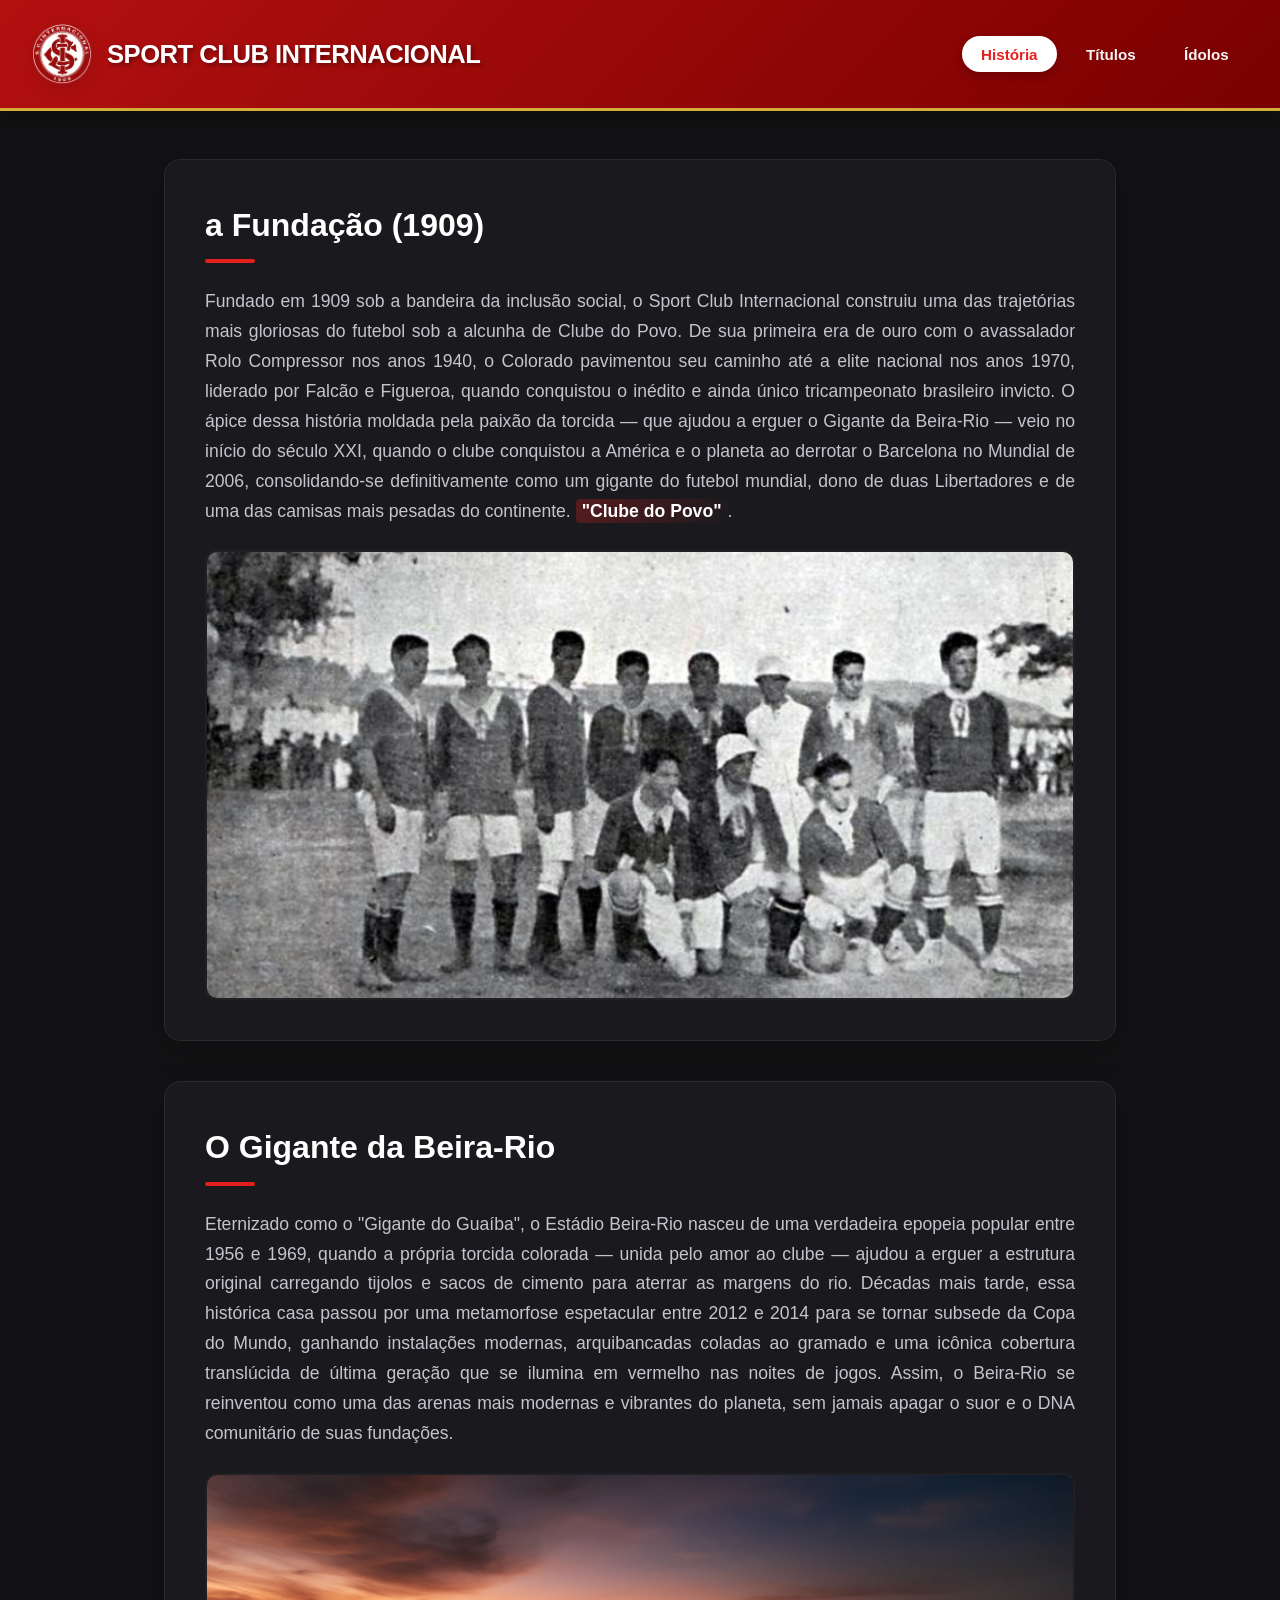
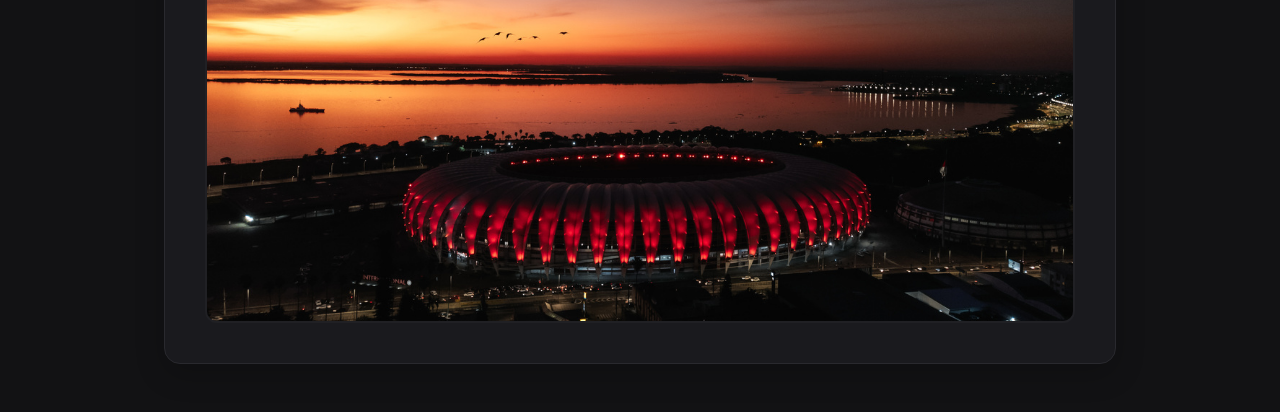
<file: Projeto-SESI-main/index.html>
<!DOCTYPE html>
<html lang="pt-BR">
<head>
    <meta charset="UTF-8">
    <meta name="viewport" content="width=device-width, initial-scale=1.0">
    <title>Sport Club Internacional - História</title>
    <link rel="stylesheet" href="inter.css">
</head>
<body>

<header>
  <div class="logo-container">
    <img src="eescudo outro.png" alt="Escudo do Internacional" class="logo">
 <h1>Sport Club Internacional</h1>
</div>
<nav>
     <ul>
        <li><a href="index.html" class="active">História</a></li>
        <li><a href="titulos.html">Títulos</a></li>
        <li><a href="idolos.html">Ídolos</a></li>
    </ul>
    </nav>
    </header>

<main>
    <section>
        <h2>a Fundação (1909)</h2>
        <p>Fundado em 1909 sob a bandeira da inclusão social, o Sport Club Internacional construiu uma das trajetórias mais gloriosas do futebol sob a alcunha de Clube do Povo. De sua primeira era de ouro com o avassalador Rolo Compressor nos anos 1940, o Colorado pavimentou seu caminho até a elite nacional nos anos 1970, liderado por Falcão e Figueroa, quando conquistou o inédito e ainda único tricampeonato brasileiro invicto. O ápice dessa história moldada pela paixão da torcida — que ajudou a erguer o Gigante da Beira-Rio — veio no início do século XXI, quando o clube conquistou a América e o planeta ao derrotar o Barcelona no Mundial de 2006, consolidando-se definitivamente como um gigante do futebol mundial, dono de duas Libertadores e de uma das camisas mais pesadas do continente. <strong>"Clube do Povo"</strong>.</p>
        <img src="Sport_Club_Internacional_em_1919-768x559.jpg" alt="Inico de Tudo" class="img-Historia">
    </section>

     <section>
        <h2>O Gigante da Beira-Rio</h2>
        <p> Eternizado como o "Gigante do Guaíba", o Estádio Beira-Rio nasceu de uma verdadeira epopeia popular entre 1956 e 1969, quando a própria torcida colorada — unida pelo amor ao clube — ajudou a erguer a estrutura original carregando tijolos e sacos de cimento para aterrar as margens do rio. Décadas mais tarde, essa histórica casa passou por uma metamorfose espetacular entre 2012 e 2014 para se tornar subsede da Copa do Mundo, ganhando instalações modernas, arquibancadas coladas ao gramado e uma icônica cobertura translúcida de última geração que se ilumina em vermelho nas noites de jogos. Assim, o Beira-Rio se reinventou como uma das arenas mais modernas e vibrantes do planeta, sem jamais apagar o suor e o DNA comunitário de suas fundações.</p>
    <img src="beira_rio_-_jun_2023-1.jpg" alt="Estádio Beira-Rio Iluminado" class="img-estadio">
        </section>
    </main>

</body>
</html>
</file>
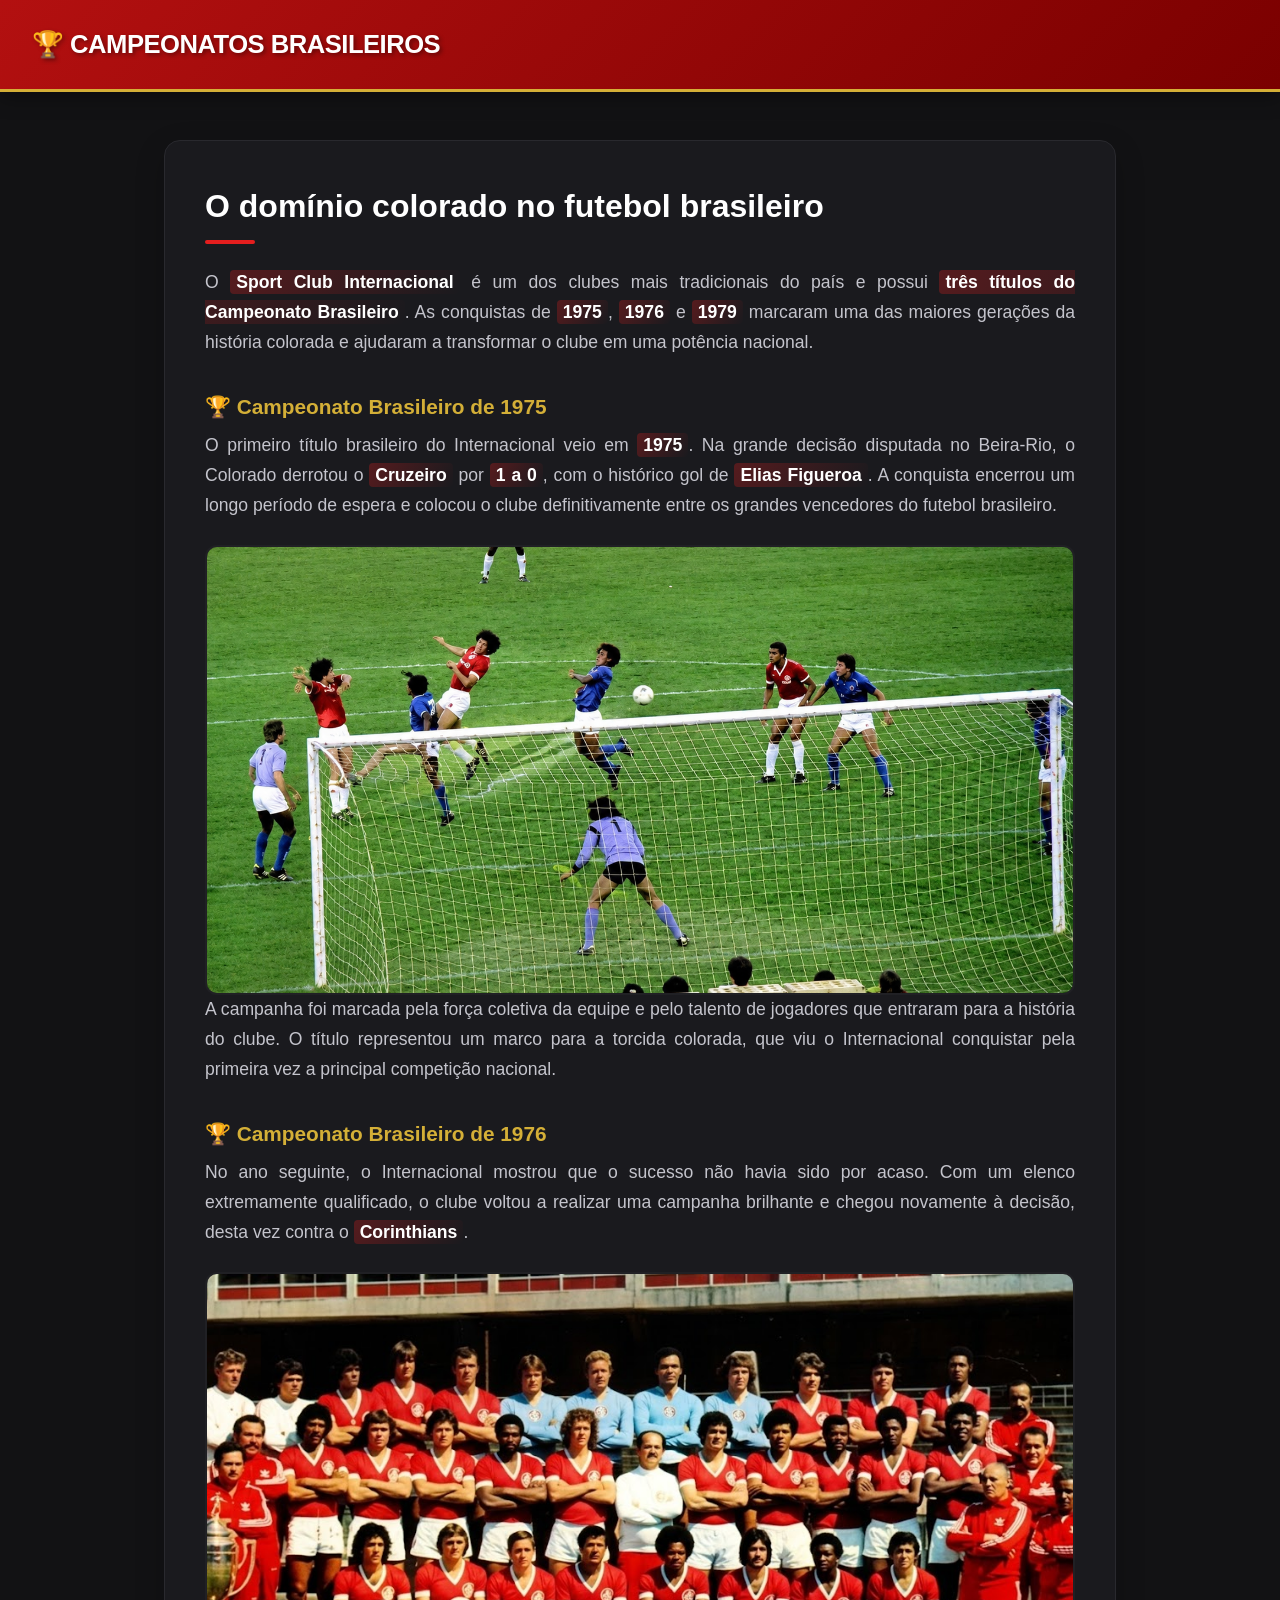
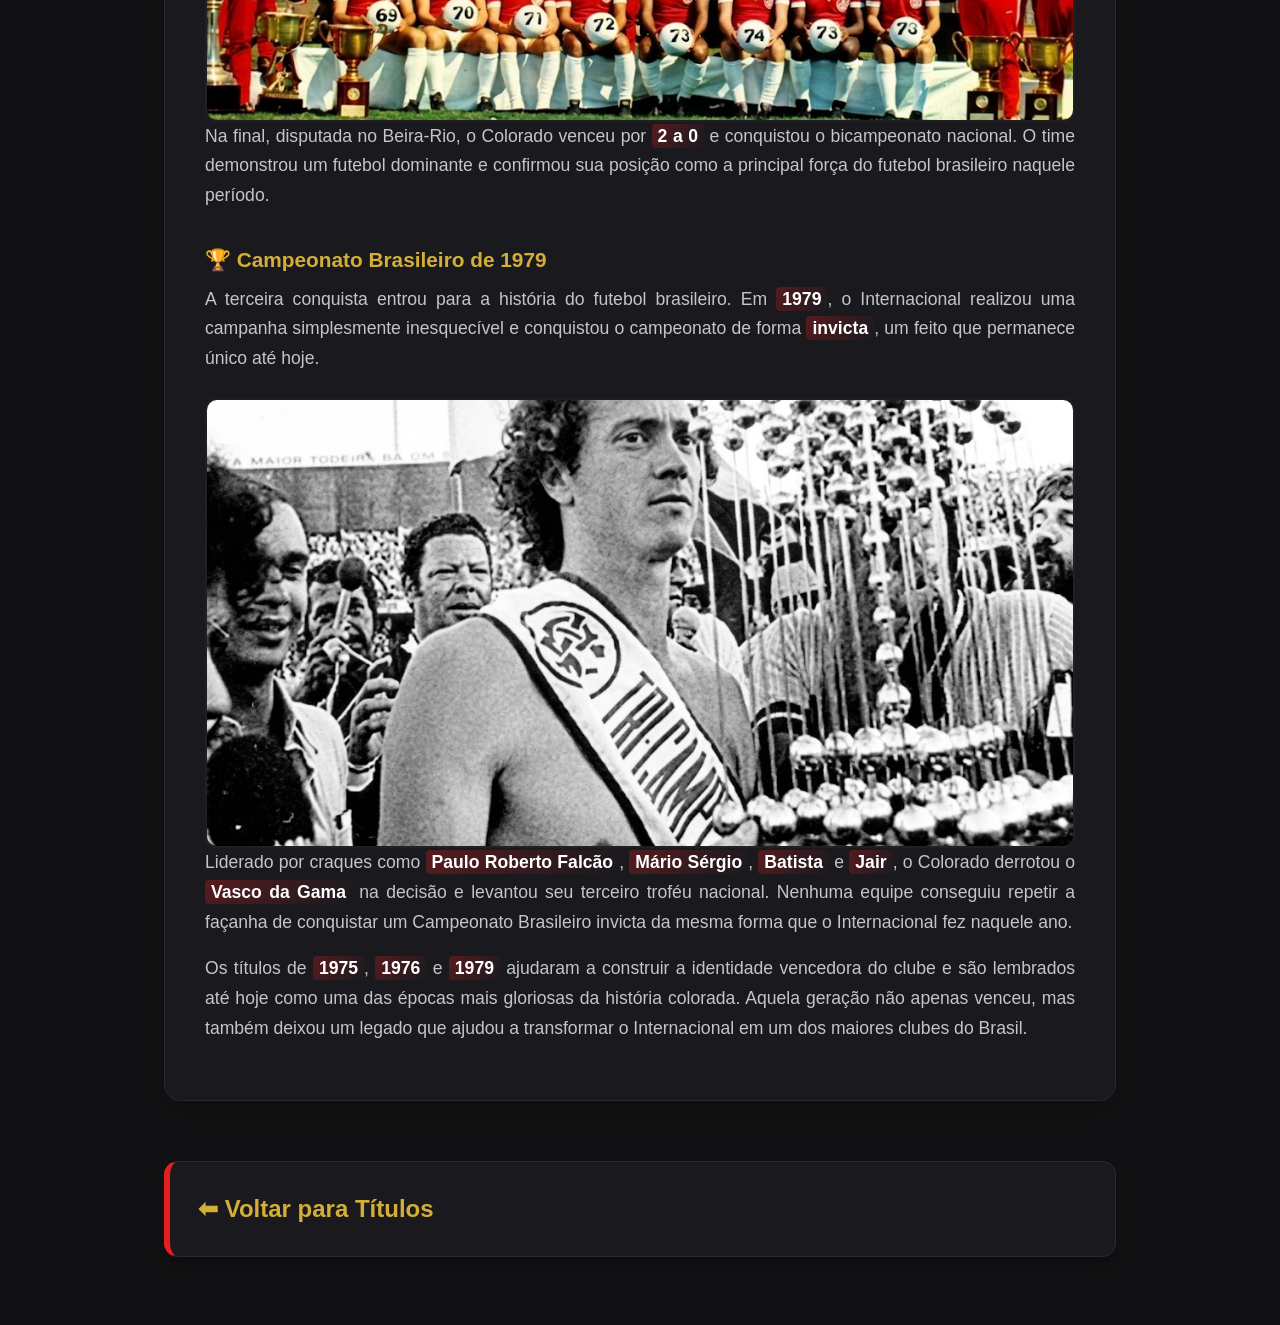
<file: Projeto-SESI-main/brasileiros.html>
<!DOCTYPE html>
<html lang="pt-BR">
<head>
<meta charset="UTF-8">
<title>Campeonatos Brasileiros</title>
<link rel="stylesheet" href="inter.css">
</head>
<body>

<header>
<h1>🏆 Campeonatos Brasileiros</h1>
</header>

<main>

<div class="texto-titulo">

<h2>O domínio colorado no futebol brasileiro</h2>

<p>
O <strong>Sport Club Internacional</strong> é um dos clubes mais tradicionais do país e possui <strong>três títulos do Campeonato Brasileiro</strong>. As conquistas de <strong>1975</strong>, <strong>1976</strong> e <strong>1979</strong> marcaram uma das maiores gerações da história colorada e ajudaram a transformar o clube em uma potência nacional.
</p>

<h3>🏆 Campeonato Brasileiro de 1975</h3>

<p>
O primeiro título brasileiro do Internacional veio em <strong>1975</strong>. Na grande decisão disputada no Beira-Rio, o Colorado derrotou o <strong>Cruzeiro</strong> por <strong>1 a 0</strong>, com o histórico gol de <strong>Elias Figueroa</strong>. A conquista encerrou um longo período de espera e colocou o clube definitivamente entre os grandes vencedores do futebol brasileiro.
</p>

<img src="f42fe04e-c09a-49e4-a79d-afd7967a2830.png" alt="Internacional Campeão Brasileiro de 1975" class="img-Mundial">

<p>
A campanha foi marcada pela força coletiva da equipe e pelo talento de jogadores que entraram para a história do clube. O título representou um marco para a torcida colorada, que viu o Internacional conquistar pela primeira vez a principal competição nacional.
</p>

<h3>🏆 Campeonato Brasileiro de 1976</h3>

<p>
No ano seguinte, o Internacional mostrou que o sucesso não havia sido por acaso. Com um elenco extremamente qualificado, o clube voltou a realizar uma campanha brilhante e chegou novamente à decisão, desta vez contra o <strong>Corinthians</strong>.
</p>

<img src="f2041f94-f161-48ac-befc-77591a567110.jfif" alt="Internacional Campeão Brasileiro de 1976" class="img-Mundial">

<p>
Na final, disputada no Beira-Rio, o Colorado venceu por <strong>2 a 0</strong> e conquistou o bicampeonato nacional. O time demonstrou um futebol dominante e confirmou sua posição como a principal força do futebol brasileiro naquele período.
</p>

<h3>🏆 Campeonato Brasileiro de 1979</h3>

<p>
A terceira conquista entrou para a história do futebol brasileiro. Em <strong>1979</strong>, o Internacional realizou uma campanha simplesmente inesquecível e conquistou o campeonato de forma <strong>invicta</strong>, um feito que permanece único até hoje.
</p>

<img src="040b10a9-6479-46c4-9ce9-11dfa39e3fbe.jpg" alt="Internacional Campeão Brasileiro de 1979" class="img-Mundial">

<p>
Liderado por craques como <strong>Paulo Roberto Falcão</strong>, <strong>Mário Sérgio</strong>, <strong>Batista</strong> e <strong>Jair</strong>, o Colorado derrotou o <strong>Vasco da Gama</strong> na decisão e levantou seu terceiro troféu nacional. Nenhuma equipe conseguiu repetir a façanha de conquistar um Campeonato Brasileiro invicta da mesma forma que o Internacional fez naquele ano.
</p>

<p>
Os títulos de <strong>1975</strong>, <strong>1976</strong> e <strong>1979</strong> ajudaram a construir a identidade vencedora do clube e são lembrados até hoje como uma das épocas mais gloriosas da história colorada. Aquela geração não apenas venceu, mas também deixou um legado que ajudou a transformar o Internacional em um dos maiores clubes do Brasil.
</p>

</div>

<a href="titulos.html" class="titulo-item">
⬅ Voltar para Títulos
</a>

</main>

</body>
</html>
</file>
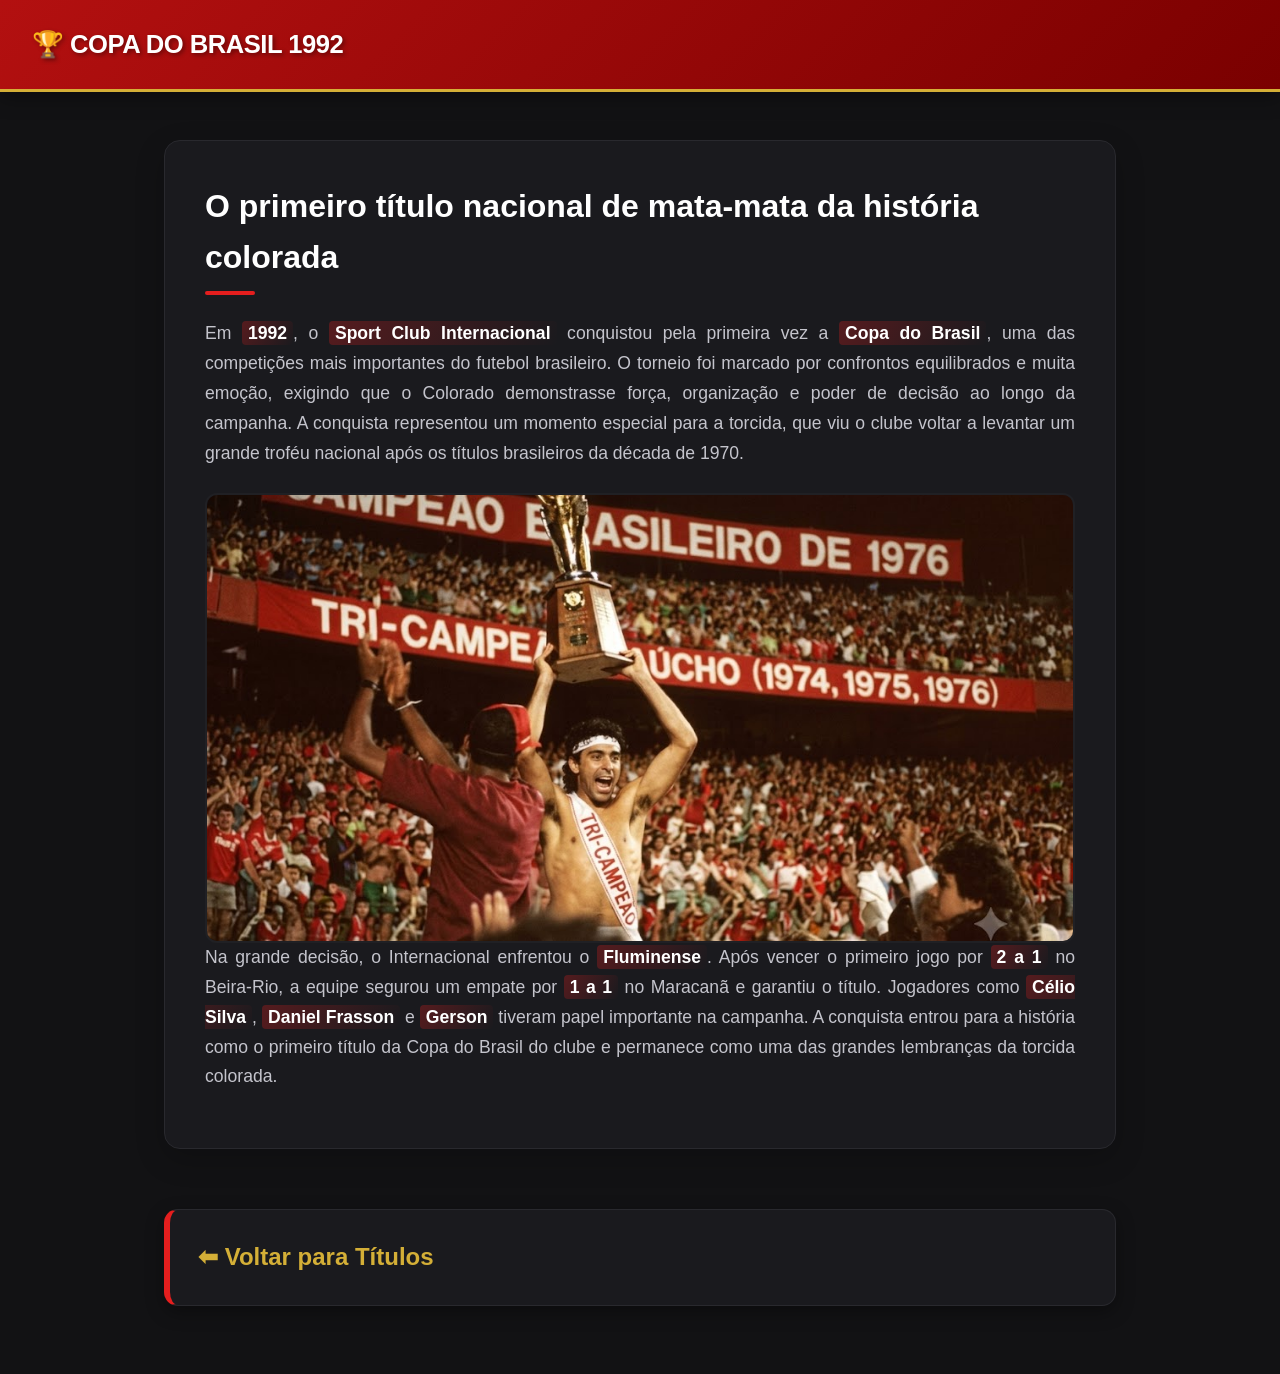
<file: Projeto-SESI-main/copadobrasil1992.html>
<!DOCTYPE html>
<html lang="pt-BR">
<head>
<meta charset="UTF-8">
<title>Copa do Brasil 1992</title>
<link rel="stylesheet" href="inter.css">
</head>
<body>

<header>
<h1>🏆 Copa do Brasil 1992</h1>
</header>

<main>

<div class="texto-titulo">

<h2>O primeiro título nacional de mata-mata da história colorada</h2>

<p>
Em <strong>1992</strong>, o <strong>Sport Club Internacional</strong> conquistou pela primeira vez a <strong>Copa do Brasil</strong>, uma das competições mais importantes do futebol brasileiro. O torneio foi marcado por confrontos equilibrados e muita emoção, exigindo que o Colorado demonstrasse força, organização e poder de decisão ao longo da campanha. A conquista representou um momento especial para a torcida, que viu o clube voltar a levantar um grande troféu nacional após os títulos brasileiros da década de 1970.
</p>

<img src="50b64de5-1d22-4e71-bbf4-7e984879110e.jfif" alt="Inter Campeão da Copa do Brasil 1992" class="img-Mundial">

<p>
Na grande decisão, o Internacional enfrentou o <strong>Fluminense</strong>. Após vencer o primeiro jogo por <strong>2 a 1</strong> no Beira-Rio, a equipe segurou um empate por <strong>1 a 1</strong> no Maracanã e garantiu o título. Jogadores como <strong>Célio Silva</strong>, <strong>Daniel Frasson</strong> e <strong>Gerson</strong> tiveram papel importante na campanha. A conquista entrou para a história como o primeiro título da Copa do Brasil do clube e permanece como uma das grandes lembranças da torcida colorada.
</p>

</div>

<a href="titulos.html" class="titulo-item">
⬅ Voltar para Títulos
</a>

</main>

</body>
</html>
</file>
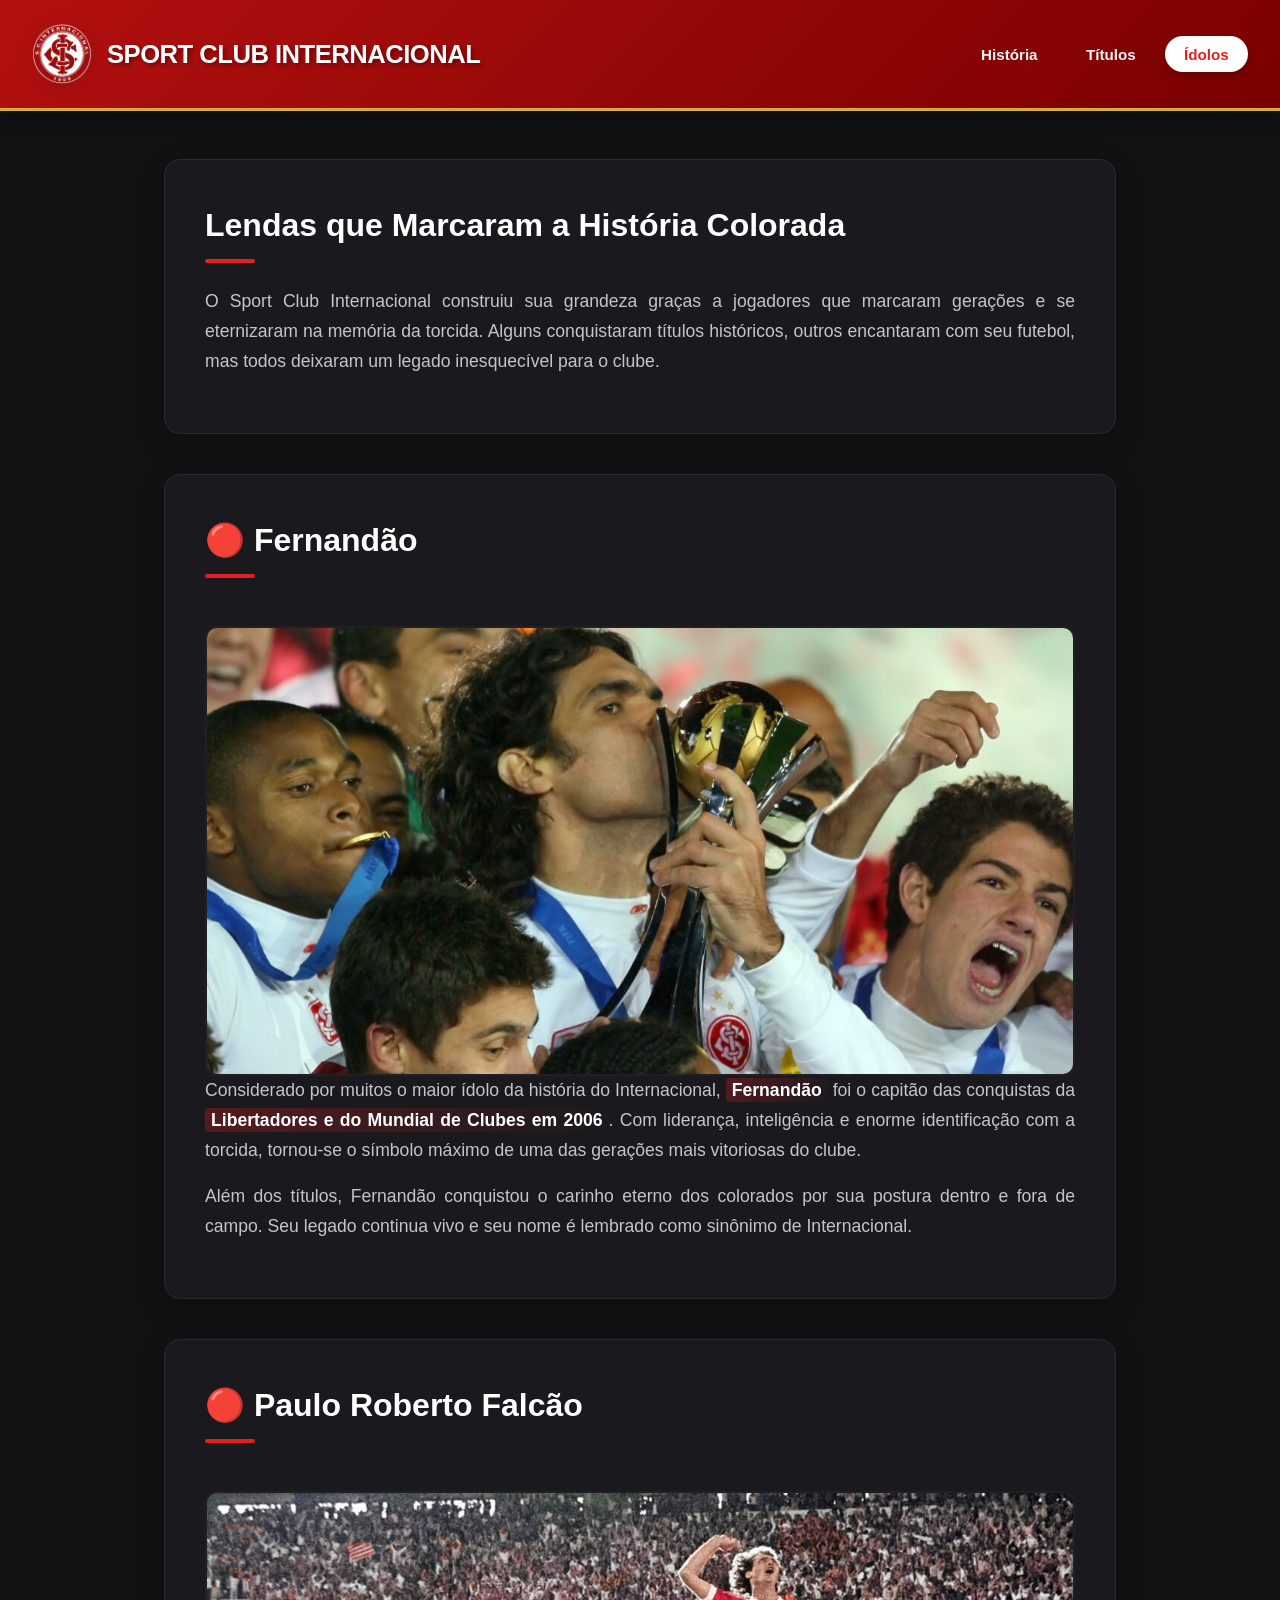
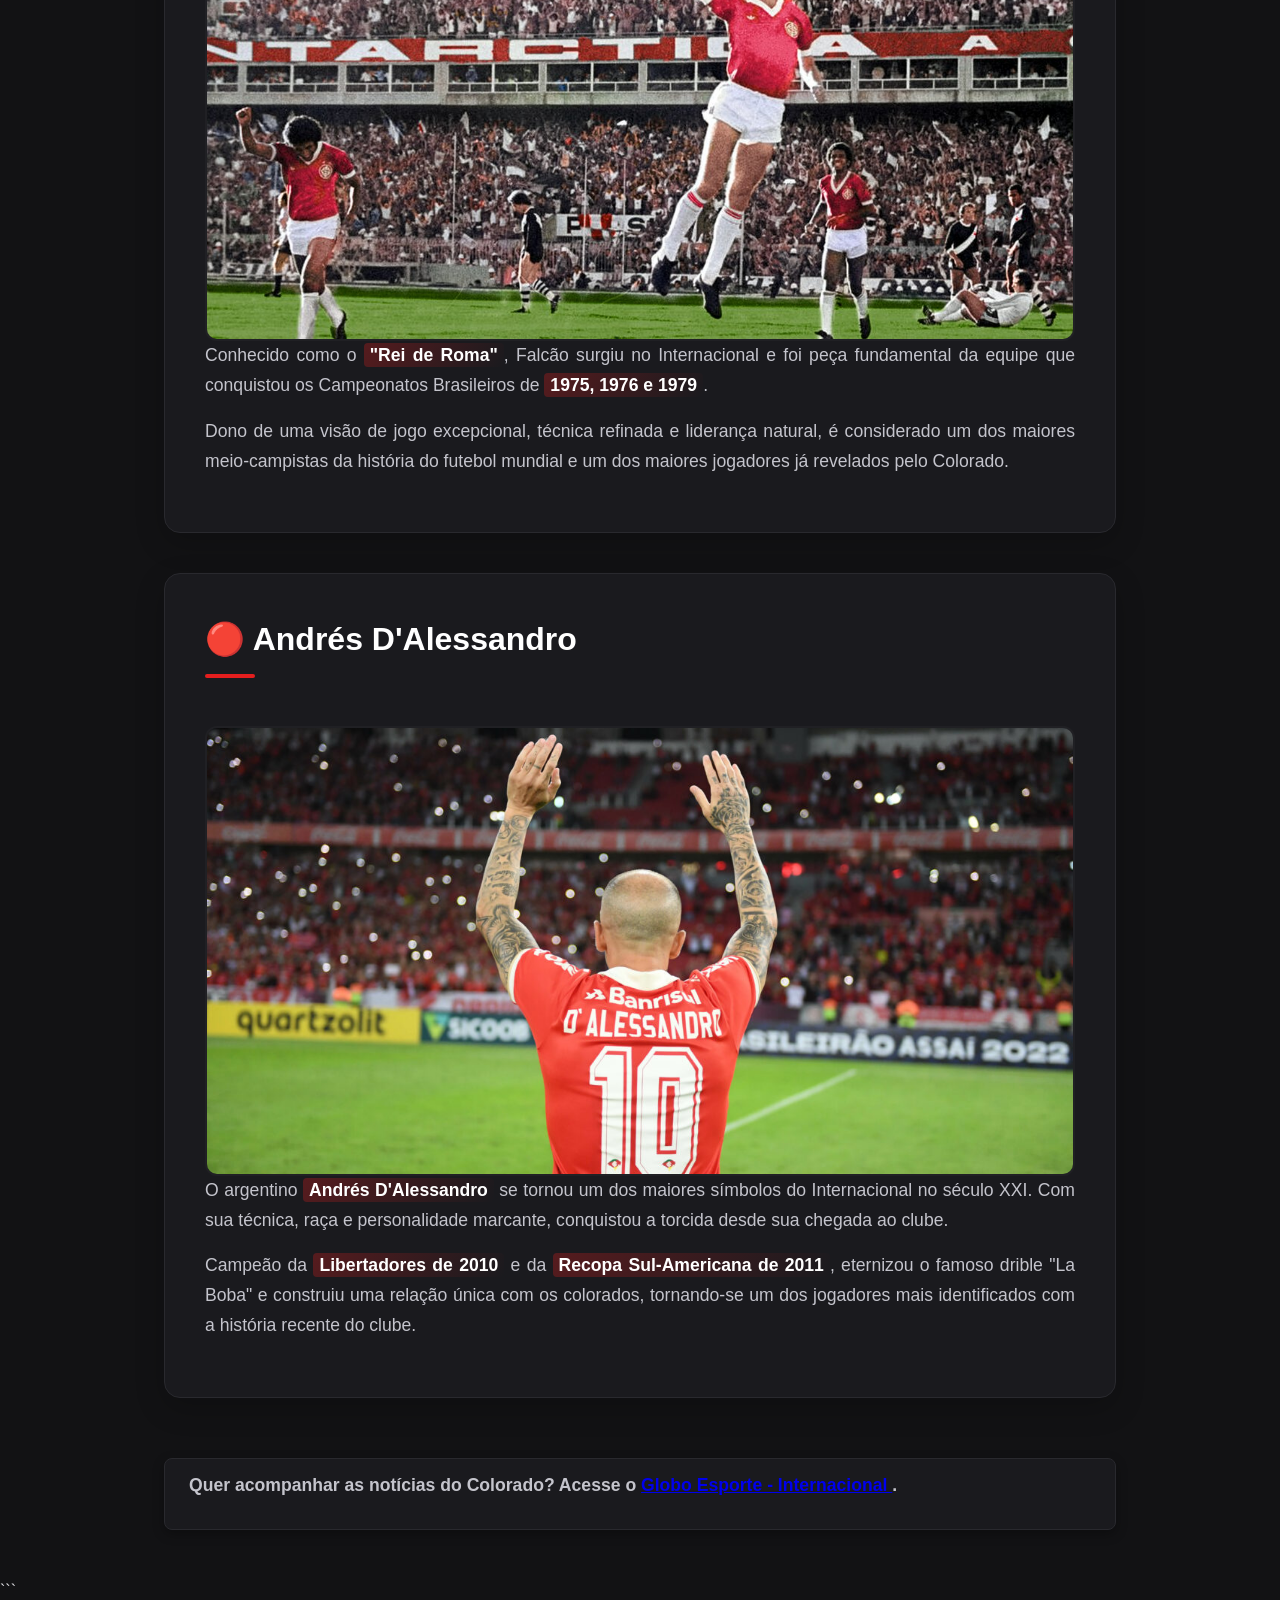
<file: Projeto-SESI-main/idolos.html>
<!DOCTYPE html>
<html lang="pt-BR">
<head>
    <meta charset="UTF-8">
    <meta name="viewport" content="width=device-width, initial-scale=1.0">
    <title>Internacional - Grandes Ídolos</title>
    <link rel="stylesheet" href="inter.css">
</head>
<body>

<header>
    <div class="logo-container">
        <img src="eescudo outro.png" alt="Escudo do Internacional" class="logo">
        <h1>Sport Club Internacional</h1>
    </div>

    <nav>
        <ul>
            <li><a href="index.html">História</a></li>
            <li><a href="titulos.html">Títulos</a></li>
            <li><a href="idolos.html" class="active">Ídolos</a></li>
        </ul>
    </nav>
</header>

<main>

<section>

    <h2>Lendas que Marcaram a História Colorada</h2>

    <p>
        O Sport Club Internacional construiu sua grandeza graças a jogadores que marcaram gerações e se eternizaram na memória da torcida. Alguns conquistaram títulos históricos, outros encantaram com seu futebol, mas todos deixaram um legado inesquecível para o clube.
    </p>

</section>

<div class="texto-titulo">

    <h2>🔴 Fernandão</h2>

    <img src="WhatsApp-Image-2021-12-17-at-09.31.57.jpeg" alt="Fernandão" class="img-Mundial">

    <p>
        Considerado por muitos o maior ídolo da história do Internacional, <strong>Fernandão</strong> foi o capitão das conquistas da <strong>Libertadores e do Mundial de Clubes em 2006</strong>. Com liderança, inteligência e enorme identificação com a torcida, tornou-se o símbolo máximo de uma das gerações mais vitoriosas do clube.
    </p>

    <p>
        Além dos títulos, Fernandão conquistou o carinho eterno dos colorados por sua postura dentro e fora de campo. Seu legado continua vivo e seu nome é lembrado como sinônimo de Internacional.
    </p>

</div>

<div class="texto-titulo">

    <h2>🔴 Paulo Roberto Falcão</h2>

    <img src="FDEeAYmXsAYF8B4.jpg" alt="Falcão" class="img-Mundial">

    <p>
        Conhecido como o <strong>"Rei de Roma"</strong>, Falcão surgiu no Internacional e foi peça fundamental da equipe que conquistou os Campeonatos Brasileiros de <strong>1975, 1976 e 1979</strong>.
    </p>

    <p>
        Dono de uma visão de jogo excepcional, técnica refinada e liderança natural, é considerado um dos maiores meio-campistas da história do futebol mundial e um dos maiores jogadores já revelados pelo Colorado.
    </p>

</div>

<div class="texto-titulo">

    <h2>🔴 Andrés D'Alessandro</h2>

    <img src="xDSC_1035-1152x768-1.jpg" alt="D'Alessandro" class="img-Mundial">

    <p>
        O argentino <strong>Andrés D'Alessandro</strong> se tornou um dos maiores símbolos do Internacional no século XXI. Com sua técnica, raça e personalidade marcante, conquistou a torcida desde sua chegada ao clube.
    </p>

    <p>
        Campeão da <strong>Libertadores de 2010</strong> e da <strong>Recopa Sul-Americana de 2011</strong>, eternizou o famoso drible "La Boba" e construiu uma relação única com os colorados, tornando-se um dos jogadores mais identificados com a história recente do clube.
    </p>

</div>

<section class="link-externo">
    <p>
        Quer acompanhar as notícias do Colorado? Acesse o
        <a href="https://ge.globo.com/rs/futebol/times/internacional/" target="_blank">
            Globo Esporte - Internacional
        </a>.
    </p>
</section>

</main>

</body>
</html>
```
</file>
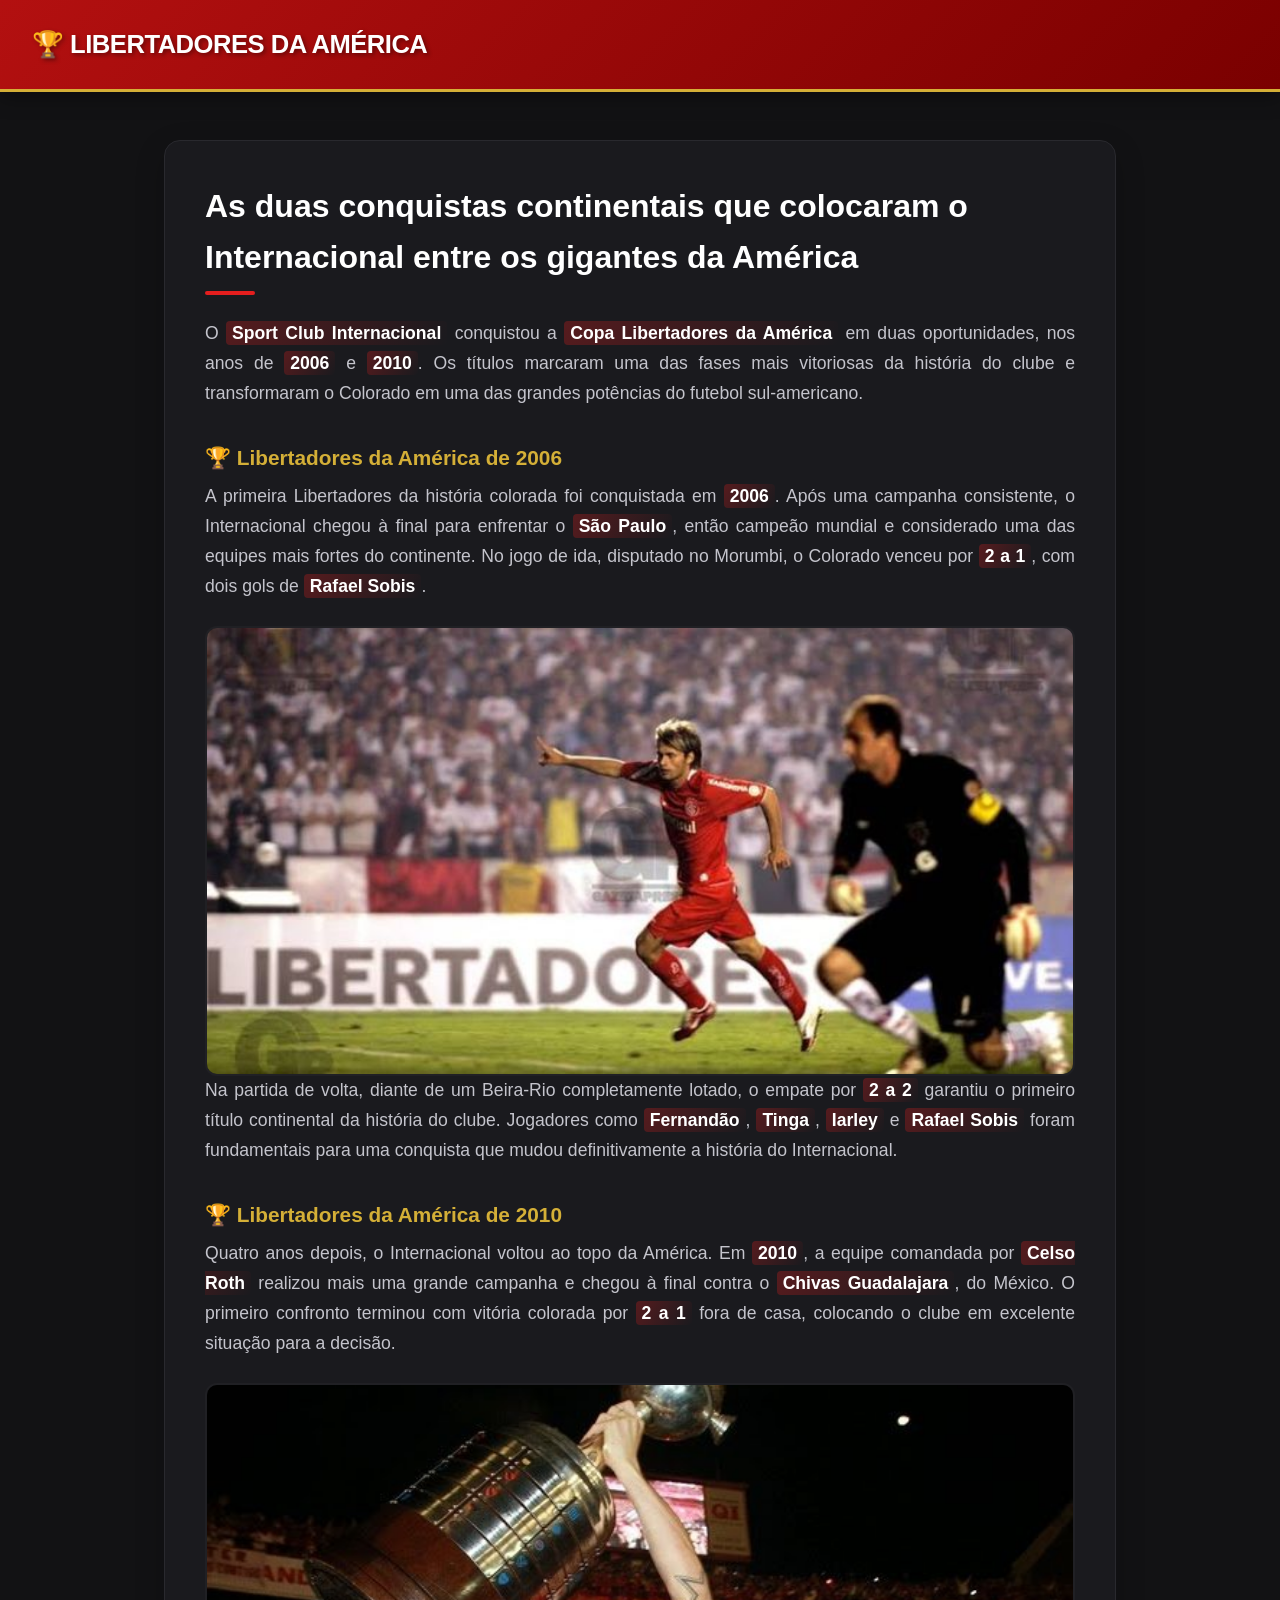
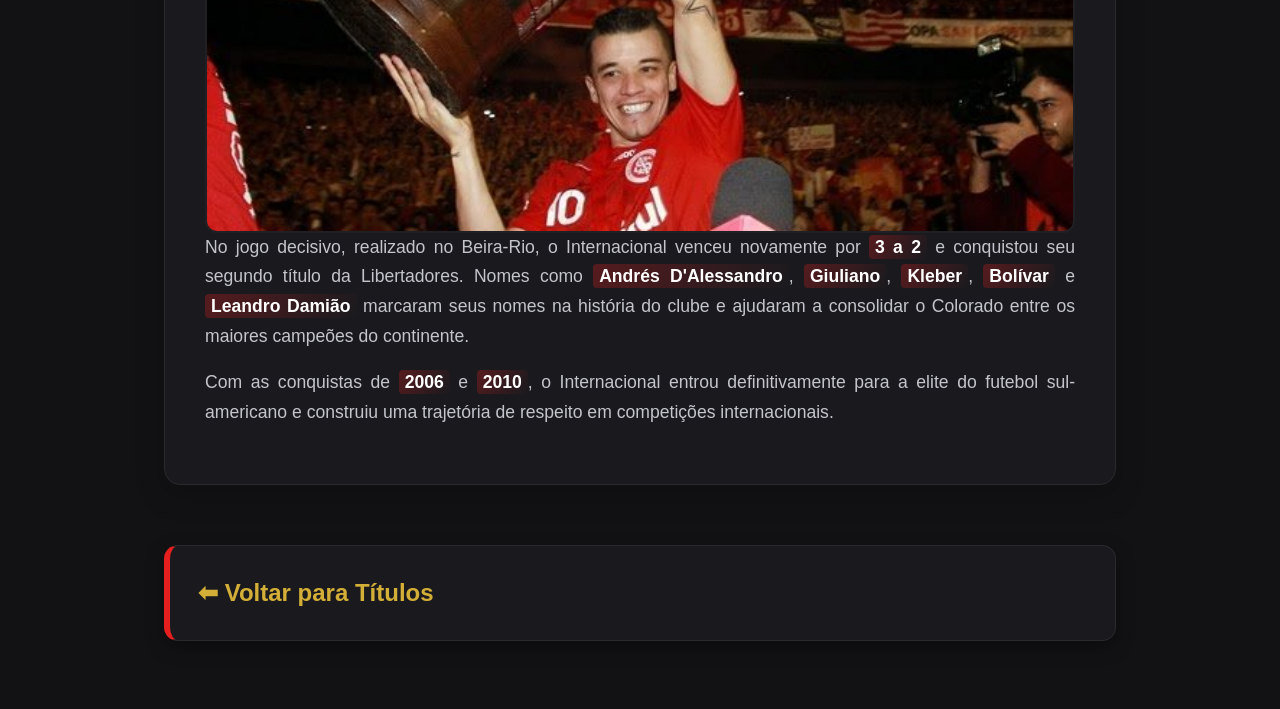
<file: Projeto-SESI-main/libertadores.html>
<!DOCTYPE html>
<html lang="pt-BR">
<head>
<meta charset="UTF-8">
<title>Libertadores da América</title>
<link rel="stylesheet" href="inter
.css">
</head>
<body>

<header>
<h1>🏆 Libertadores da América</h1>
</header>

<main>

<div class="texto-titulo">

<h2>As duas conquistas continentais que colocaram o Internacional entre os gigantes da América</h2>

<p>
O <strong>Sport Club Internacional</strong> conquistou a <strong>Copa Libertadores da América</strong> em duas oportunidades, nos anos de <strong>2006</strong> e <strong>2010</strong>. Os títulos marcaram uma das fases mais vitoriosas da história do clube e transformaram o Colorado em uma das grandes potências do futebol sul-americano.
</p>

<h3>🏆 Libertadores da América de 2006</h3>

<p>
A primeira Libertadores da história colorada foi conquistada em <strong>2006</strong>. Após uma campanha consistente, o Internacional chegou à final para enfrentar o <strong>São Paulo</strong>, então campeão mundial e considerado uma das equipes mais fortes do continente. No jogo de ida, disputado no Morumbi, o Colorado venceu por <strong>2 a 1</strong>, com dois gols de <strong>Rafael Sobis</strong>.
</p>

<img src="b3bdecb864242b6286972eb3c092877a.jpg" alt="Internacional Campeão da Libertadores 2006" class="img-Mundial">

<p>
Na partida de volta, diante de um Beira-Rio completamente lotado, o empate por <strong>2 a 2</strong> garantiu o primeiro título continental da história do clube. Jogadores como <strong>Fernandão</strong>, <strong>Tinga</strong>, <strong>Iarley</strong> e <strong>Rafael Sobis</strong> foram fundamentais para uma conquista que mudou definitivamente a história do Internacional.
</p>

<h3>🏆 Libertadores da América de 2010</h3>

<p>
Quatro anos depois, o Internacional voltou ao topo da América. Em <strong>2010</strong>, a equipe comandada por <strong>Celso Roth</strong> realizou mais uma grande campanha e chegou à final contra o <strong>Chivas Guadalajara</strong>, do México. O primeiro confronto terminou com vitória colorada por <strong>2 a 1</strong> fora de casa, colocando o clube em excelente situação para a decisão.
</p>

<img src="EAvP-LRWkAIT5kK.jpg" alt="Internacional Campeão da Libertadores 2010" class="img-Mundial">

<p>
No jogo decisivo, realizado no Beira-Rio, o Internacional venceu novamente por <strong>3 a 2</strong> e conquistou seu segundo título da Libertadores. Nomes como <strong>Andrés D'Alessandro</strong>, <strong>Giuliano</strong>, <strong>Kleber</strong>, <strong>Bolívar</strong> e <strong>Leandro Damião</strong> marcaram seus nomes na história do clube e ajudaram a consolidar o Colorado entre os maiores campeões do continente.
</p>

<p>
Com as conquistas de <strong>2006</strong> e <strong>2010</strong>, o Internacional entrou definitivamente para a elite do futebol sul-americano e construiu uma trajetória de respeito em competições internacionais.
</p>

</div>

<a href="titulos.html" class="titulo-item">
⬅ Voltar para Títulos
</a>

</main>

</body>
</html>
</file>
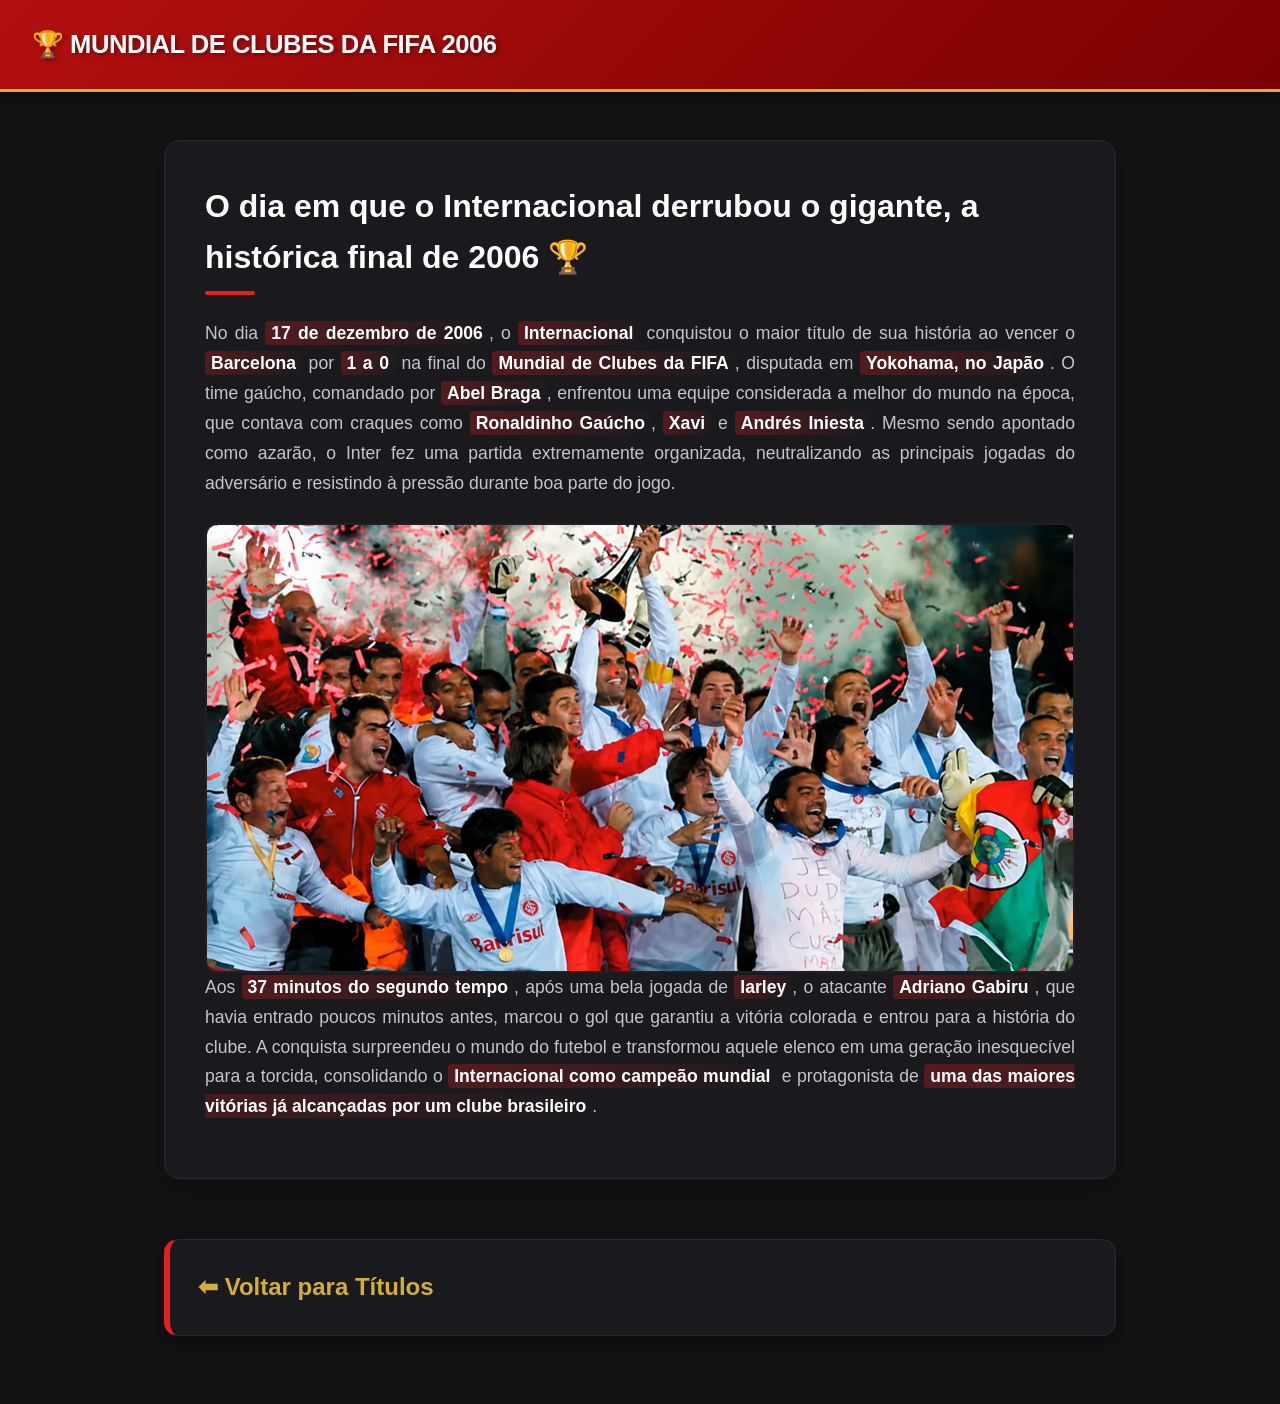
<file: Projeto-SESI-main/mundial2006.html>
<!DOCTYPE html>
<html lang="pt-BR">
<head>
    <meta charset="UTF-8">
    <title>Mundial de Clubes 2006</title>
    <link rel="stylesheet" href="inter.css">
</head>
<body>

<header>
    <h1>🏆 Mundial de Clubes da FIFA 2006</h1>
</header>

<main>

<div class="texto-titulo">
    
    <h2>O dia em que o Internacional derrubou o gigante, a histórica final de 2006 🏆</h2>

    <p>
        No dia <strong>17 de dezembro de 2006</strong>, o <strong>Internacional</strong> conquistou o maior título de sua história ao vencer o <strong>Barcelona</strong> por <strong>1 a 0</strong> na final do <strong>Mundial de Clubes da FIFA</strong>, disputada em <strong>Yokohama, no Japão</strong>. O time gaúcho, comandado por <strong>Abel Braga</strong>, enfrentou uma equipe considerada a melhor do mundo na época, que contava com craques como <strong>Ronaldinho Gaúcho</strong>, <strong>Xavi</strong> e <strong>Andrés Iniesta</strong>. Mesmo sendo apontado como azarão, o Inter fez uma partida extremamente organizada, neutralizando as principais jogadas do adversário e resistindo à pressão durante boa parte do jogo.
    </p>

    <img src="cd9988b2-ae8f-497d-a1ea-026eb112da74.png" alt="Inter Campeão Mundial" class="img-Mundial">

    <p>
        Aos <strong>37 minutos do segundo tempo</strong>, após uma bela jogada de <strong>Iarley</strong>, o atacante <strong>Adriano Gabiru</strong>, que havia entrado poucos minutos antes, marcou o gol que garantiu a vitória colorada e entrou para a história do clube. A conquista surpreendeu o mundo do futebol e transformou aquele elenco em uma geração inesquecível para a torcida, consolidando o <strong>Internacional como campeão mundial</strong> e protagonista de <strong>uma das maiores vitórias já alcançadas por um clube brasileiro</strong>.
    </p>

</div>

<a href="titulos.html" class="titulo-item">
    ⬅ Voltar para Títulos
</a>

</main>

</body>
</html>
</file>
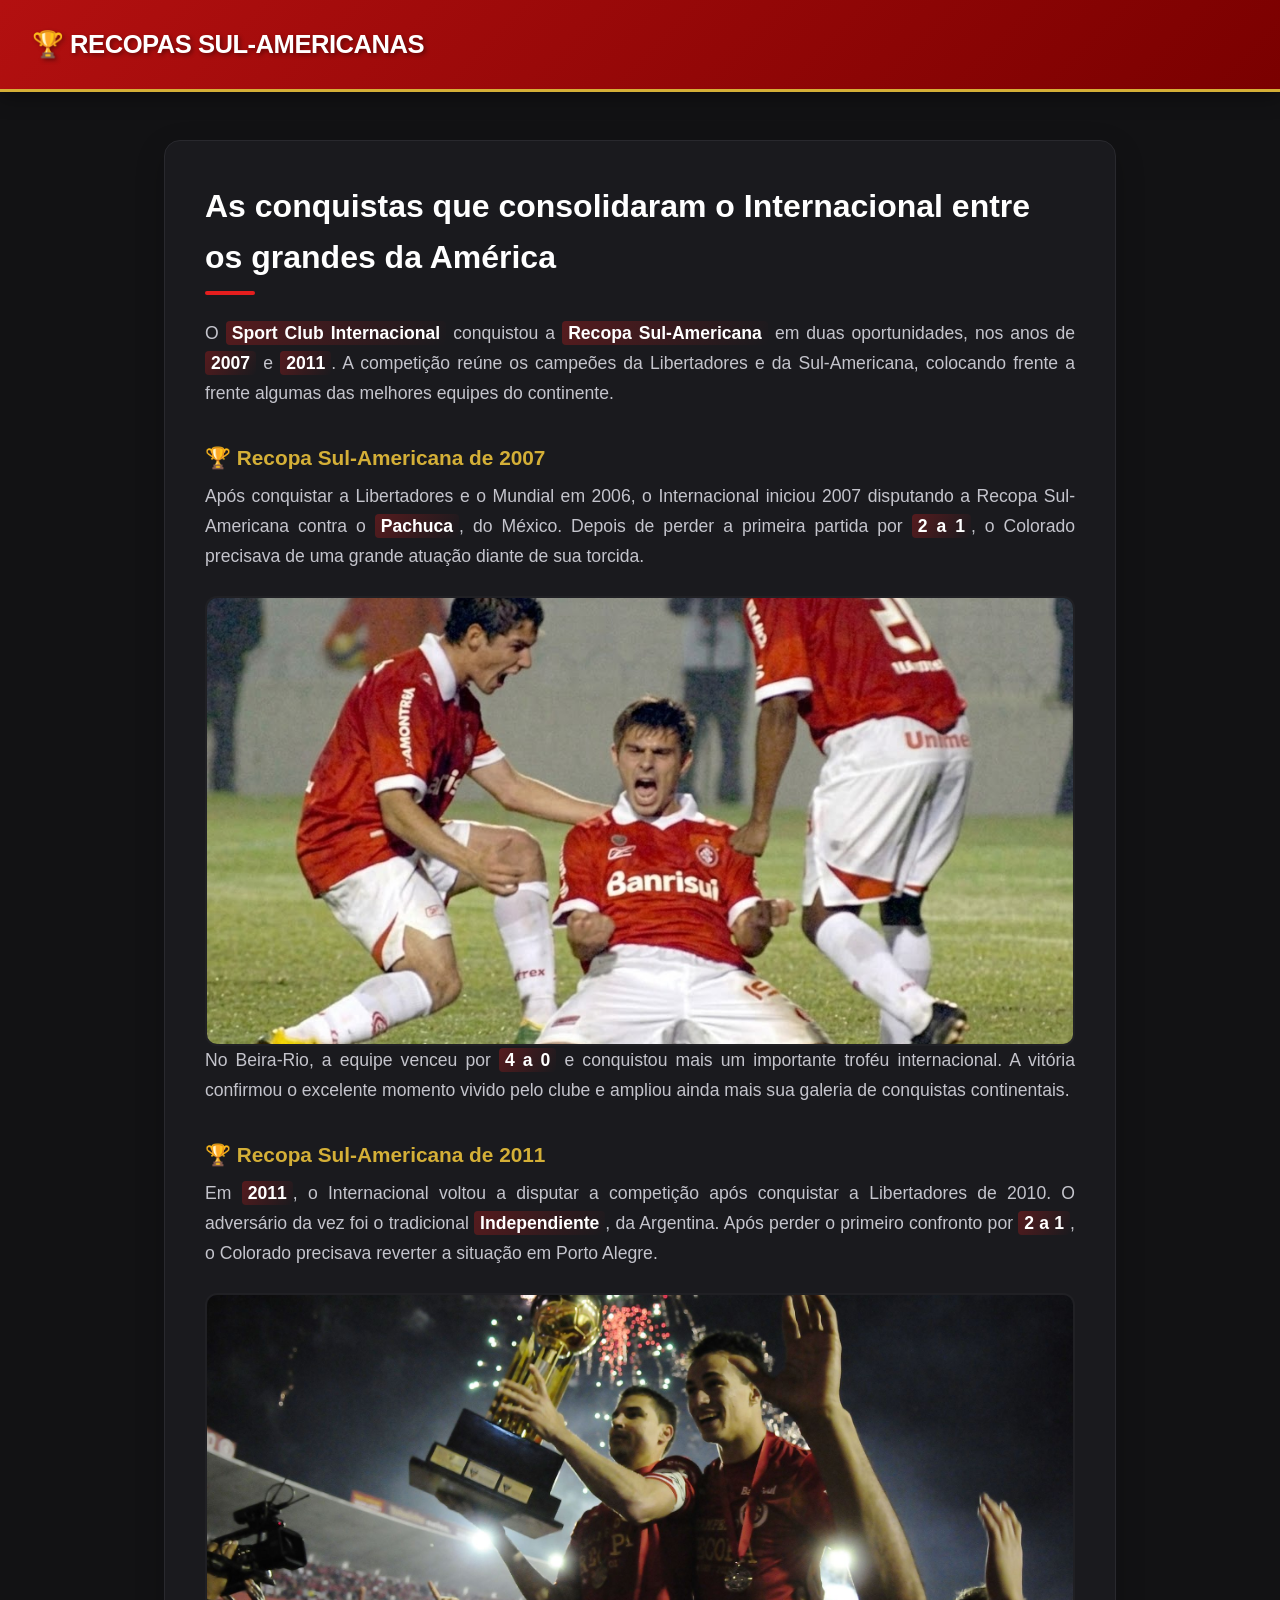
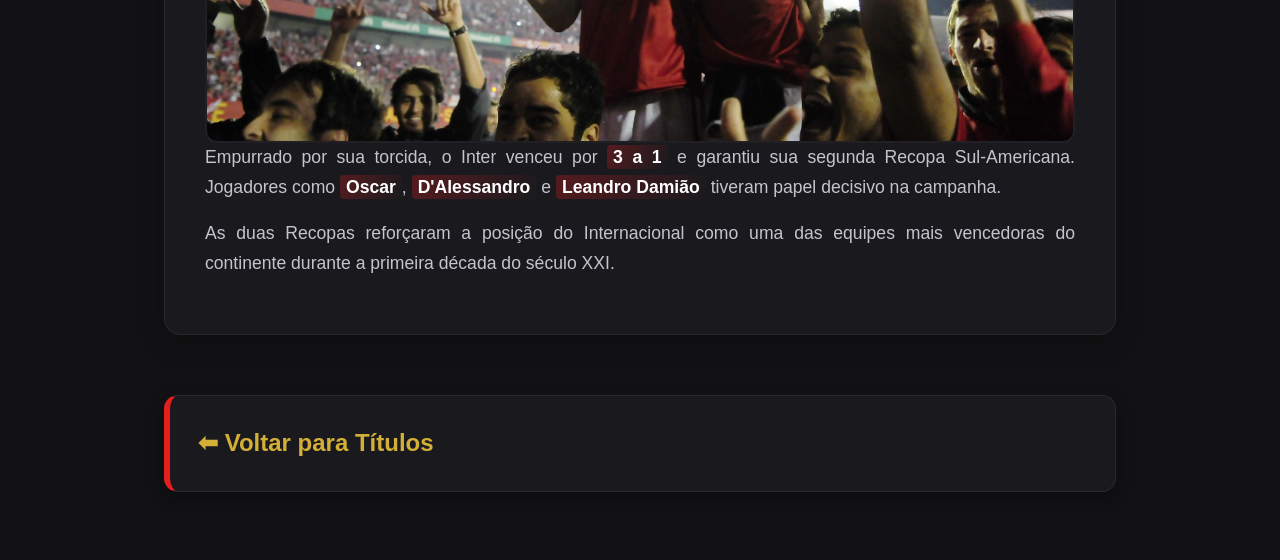
<file: Projeto-SESI-main/recopas.html>
<!DOCTYPE html>
<html lang="pt-BR">
<head>
<meta charset="UTF-8">
<title>Recopas Sul-Americanas</title>
<link rel="stylesheet" href="inter.css">
</head>
<body>

<header>
<h1>🏆 Recopas Sul-Americanas</h1>
</header>

<main>

<div class="texto-titulo">

<h2>As conquistas que consolidaram o Internacional entre os grandes da América</h2>

<p>
O <strong>Sport Club Internacional</strong> conquistou a <strong>Recopa Sul-Americana</strong> em duas oportunidades, nos anos de <strong>2007</strong> e <strong>2011</strong>. A competição reúne os campeões da Libertadores e da Sul-Americana, colocando frente a frente algumas das melhores equipes do continente.
</p>

<h3>🏆 Recopa Sul-Americana de 2007</h3>

<p>
Após conquistar a Libertadores e o Mundial em 2006, o Internacional iniciou 2007 disputando a Recopa Sul-Americana contra o <strong>Pachuca</strong>, do México. Depois de perder a primeira partida por <strong>2 a 1</strong>, o Colorado precisava de uma grande atuação diante de sua torcida.
</p>

<img src="4013253568409670701.jpg" alt="Internacional Campeão da Recopa 2007" class="img-Mundial">

<p>
No Beira-Rio, a equipe venceu por <strong>4 a 0</strong> e conquistou mais um importante troféu internacional. A vitória confirmou o excelente momento vivido pelo clube e ampliou ainda mais sua galeria de conquistas continentais.
</p>

<h3>🏆 Recopa Sul-Americana de 2011</h3>

<p>
Em <strong>2011</strong>, o Internacional voltou a disputar a competição após conquistar a Libertadores de 2010. O adversário da vez foi o tradicional <strong>Independiente</strong>, da Argentina. Após perder o primeiro confronto por <strong>2 a 1</strong>, o Colorado precisava reverter a situação em Porto Alegre.
</p>

<img src="Recopa_Festa_28dedf4f35.jpg" alt="Internacional Campeão da Recopa 2011" class="img-Mundial">

<p>
Empurrado por sua torcida, o Inter venceu por <strong>3 a 1</strong> e garantiu sua segunda Recopa Sul-Americana. Jogadores como <strong>Oscar</strong>, <strong>D'Alessandro</strong> e <strong>Leandro Damião</strong> tiveram papel decisivo na campanha.
</p>

<p>
As duas Recopas reforçaram a posição do Internacional como uma das equipes mais vencedoras do continente durante a primeira década do século XXI.
</p>

</div>

<a href="titulos.html" class="titulo-item">
⬅ Voltar para Títulos
</a>

</main>

</body>
</html>
</file>
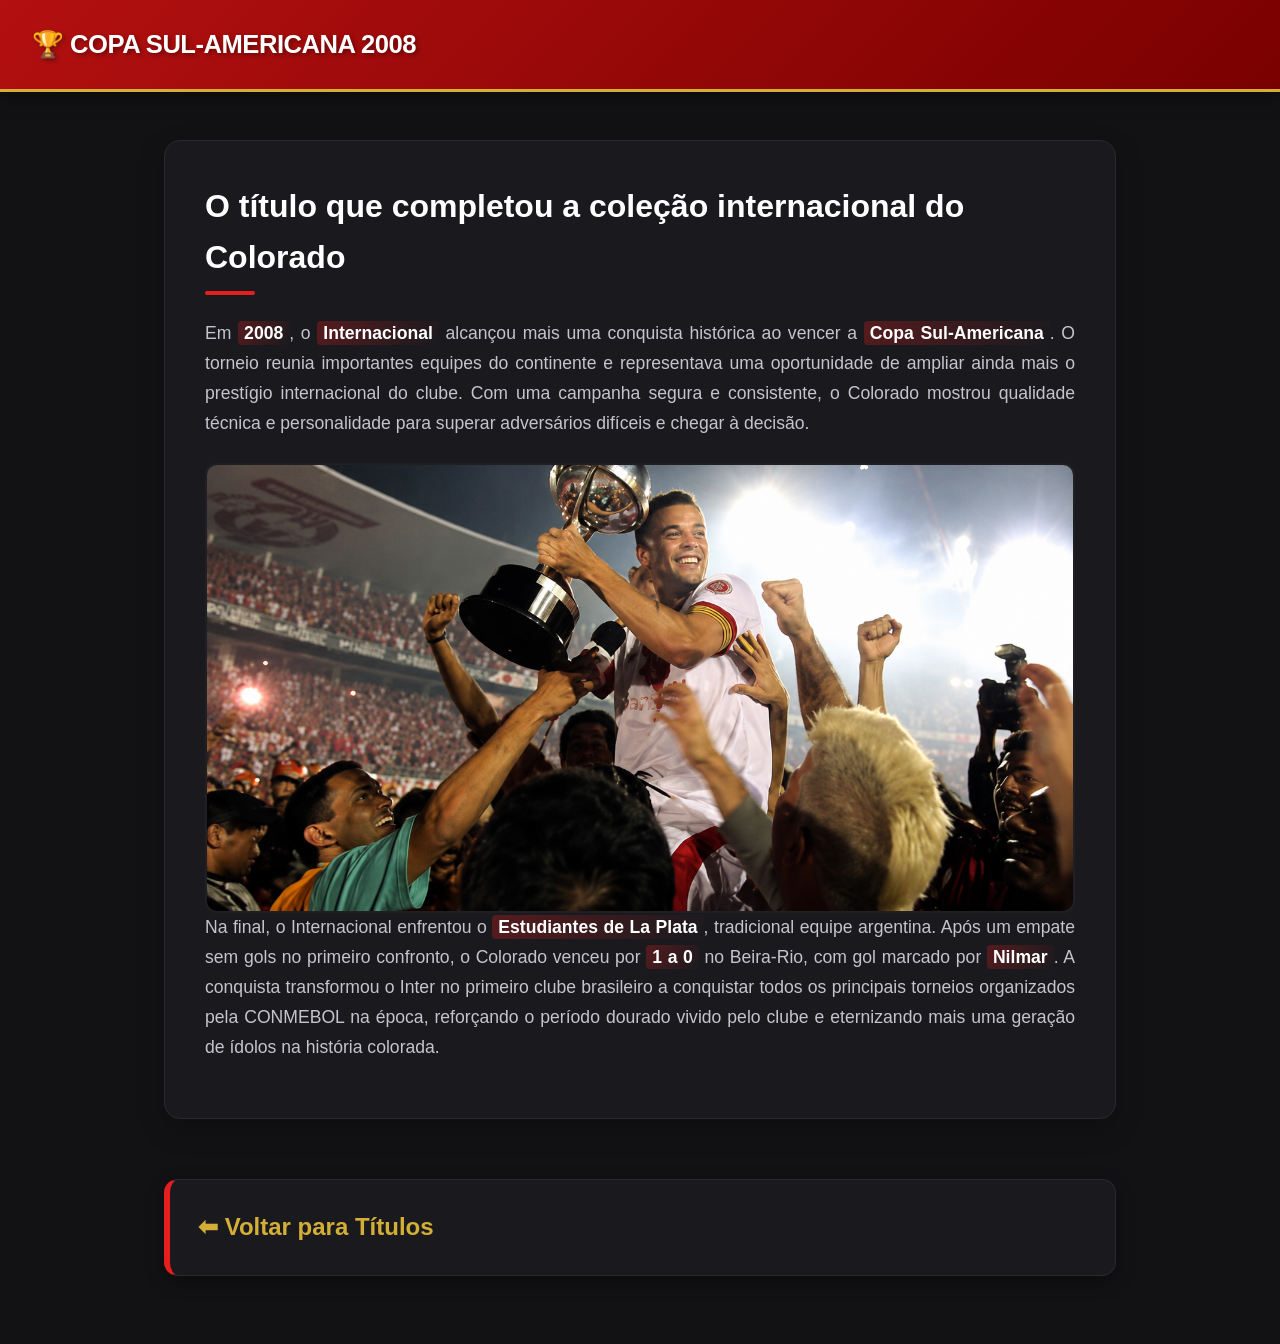
<file: Projeto-SESI-main/sulamericana2008.html>
<!DOCTYPE html>
<html lang="pt-BR">
<head>
<meta charset="UTF-8">
<title>Copa Sul-Americana 2008</title>
<link rel="stylesheet" href="inter.css">
</head>
<body>

<header>
<h1>🏆 Copa Sul-Americana 2008</h1>
</header>

<main>

<div class="texto-titulo">

<h2>O título que completou a coleção internacional do Colorado</h2>

<p>
Em <strong>2008</strong>, o <strong>Internacional</strong> alcançou mais uma conquista histórica ao vencer a <strong>Copa Sul-Americana</strong>. O torneio reunia importantes equipes do continente e representava uma oportunidade de ampliar ainda mais o prestígio internacional do clube. Com uma campanha segura e consistente, o Colorado mostrou qualidade técnica e personalidade para superar adversários difíceis e chegar à decisão.
</p>

<img src="0db9d321-aa31-4b86-8d6d-d940ca8e4139.png" alt="Inter Campeão da Sul-Americana 2008" class="img-Mundial">

<p>
Na final, o Internacional enfrentou o <strong>Estudiantes de La Plata</strong>, tradicional equipe argentina. Após um empate sem gols no primeiro confronto, o Colorado venceu por <strong>1 a 0</strong> no Beira-Rio, com gol marcado por <strong>Nilmar</strong>. A conquista transformou o Inter no primeiro clube brasileiro a conquistar todos os principais torneios organizados pela CONMEBOL na época, reforçando o período dourado vivido pelo clube e eternizando mais uma geração de ídolos na história colorada.
</p>

</div>

<a href="titulos.html" class="titulo-item">
⬅ Voltar para Títulos
</a>

</main>

</body>
</html>
</file>
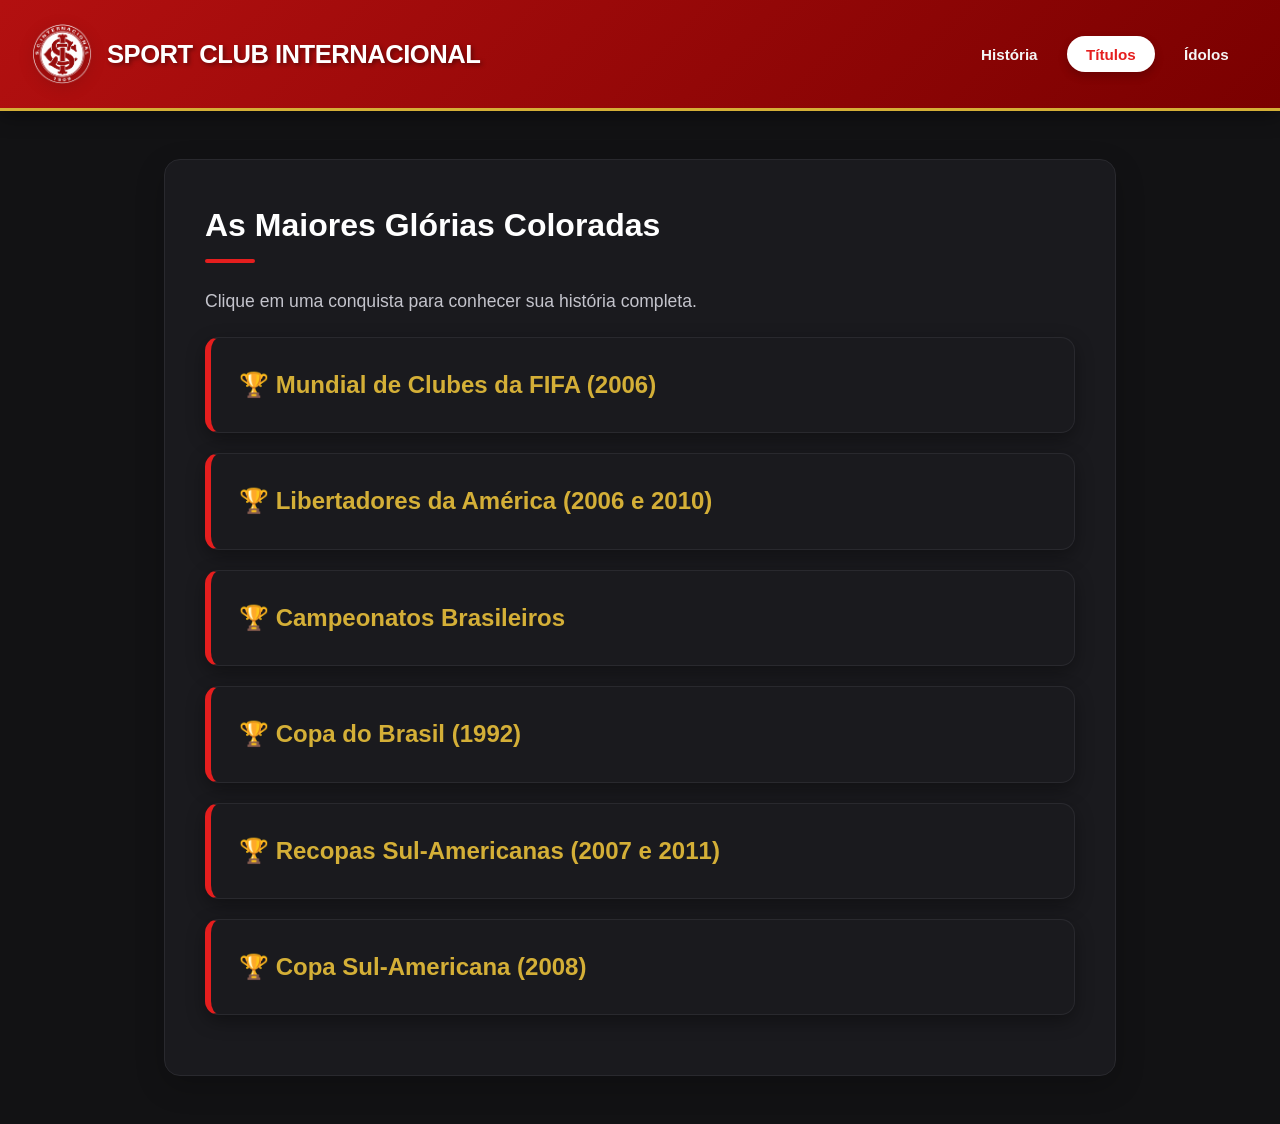
<file: Projeto-SESI-main/titulos.html>
<!DOCTYPE html>
<html lang="pt-BR">
<head>
    <meta charset="UTF-8">
    <meta name="viewport" content="width=device-width, initial-scale=1.0">
    <title>Internacional - Conquistas</title>
    <link rel="stylesheet" href="inter.css">
</head>
<body>

<header>
    <div class="logo-container">
        <img src="eescudo outro.png" alt="Escudo do Internacional" class="logo">
        <h1>Sport Club Internacional</h1>
    </div>

    <nav>
        <ul>
  <li><a href="index.html">História</a></li>
  <li><a href="titulos.html" class="active">Títulos</a></li>
<li><a href="idolos.html">Ídolos</a></li>
        </ul>
    </nav>
</header>

<main>

<section>

    <h2>As Maiores Glórias Coloradas</h2>

    <p>
        Clique em uma conquista para conhecer sua história completa.
    </p>

    <a href="mundial2006.html" class="titulo-item">
        🏆 Mundial de Clubes da FIFA (2006)
    </a>

    <a href="libertadores.html" class="titulo-item">
        🏆 Libertadores da América (2006 e 2010)
    </a>

    <a href="brasileiros.html" class="titulo-item">
        🏆 Campeonatos Brasileiros
    </a>

    <a href="copadobrasil1992.html" class="titulo-item">
        🏆 Copa do Brasil (1992)
    </a>

    <a href="recopas.html" class="titulo-item">
        🏆 Recopas Sul-Americanas (2007 e 2011)
    </a>

    <a href="sulamericana2008.html" class="titulo-item">
        🏆 Copa Sul-Americana (2008)
    </a>

</section>

</main>

</body>
</html>
</file>
<file: Projeto-SESI-main/inter.css>
* {
    margin: 0;
    padding: 0;
    box-sizing: border-box;
}


body {
    background-color: #121214; 
    color: #e1e1e6;
    font-family: 'Open Sans', sans-serif;
    line-height: 1.6;
    overflow-x: hidden;
}


header {
    background: linear-gradient(135deg, #b31010 0%, #7a0000 100%);
    padding: 1.5rem 2rem;
    position: sticky;
    top: 0;
    z-index: 1000;
    box-shadow: 0 4px 20px rgba(0, 0, 0, 0.4);
    display: flex;
    justify-content: space-between;
    align-items: center;
    border-bottom: 3px solid #d4af37; 
}

.logo-container {
    display: flex;
    align-items: center;
    gap: 15px;
}

.logo {
    height: 60px;
    width: auto;
    filter: drop-shadow(0px 4px 8px rgba(0,0,0,0.3));
    transition: transform 0.3s ease;
}

.logo:hover {
    transform: rotate(5deg) scale(1.05);
}

header h1 {
    font-family: 'Montserrat', sans-serif;
    font-weight: 800;
    font-size: 1.6rem;
    color: #ffffff;
    letter-spacing: -0.5px;
    text-transform: uppercase;
    text-shadow: 2px 2px 4px rgba(0, 0, 0, 0.4);
}

nav ul {
    list-style: none;
    display: flex;
    gap: 10px;
}

nav ul li a {
    text-decoration: none;
    color: #f5f5f5;
    font-family: 'Montserrat', sans-serif;
    font-weight: 600;
    padding: 0.6rem 1.2rem;
    border-radius: 20px;
    transition: all 0.3s ease;
    font-size: 0.95rem;
}

nav ul li a:hover {
    background-color: rgba(255, 255, 255, 0.15);
    color: #ffffff;
}

nav ul li a.active {
    background-color: #ffffff;
    color: #e51e1e;
    box-shadow: 0 4px 10px rgba(0,0,0,0.2);
}

main {
    max-width: 1000px;
    margin: 3rem auto;
    padding: 0 1.5rem;
    display: flex;
    flex-direction: column;
    gap: 2.5rem;
}


section {
    background-color: #1a1a1e; 
    border: 1px solid #29292e;
    padding: 2.5rem;
    border-radius: 16px;
    box-shadow: 0 10px 30px rgba(0, 0, 0, 0.2);
    transition: transform 0.3s ease, box-shadow 0.3s ease;
}

section:hover {
    transform: translateY(-5px);
}

section h2 {
    font-family: 'Montserrat', sans-serif;
    font-weight: 800;
    font-size: 2rem;
    color: #ffffff;
    margin-bottom: 1.5rem;
    position: relative;
    display: inline-block;
}

section h2::after {
    content: '';
    display: block;
    width: 50px;
    height: 4px;
    background-color: #e51e1e;
    margin-top: 8px;
    border-radius: 2px;
    transition: width 0.3s ease;
}

section:hover h2::after {
    width: 100%;
}

section h3 {
    font-family: 'Montserrat', sans-serif;
    font-weight: 600;
    font-size: 1.3rem;
    color: #d4af37; 
    margin-top: 2rem;
    margin-bottom: 0.5rem;
}

section p {
    color: #c4c4cc;
    font-size: 1.1rem;
    line-height: 1.7;
    margin-bottom: 1rem;
    text-align: justify;
}

section strong {
    color: #ffffff;
    background: linear-gradient(120deg, rgba(229,30,30,0.3) 0%, rgba(229,30,30,0) 100%);
    padding: 2px 6px;
    border-radius: 4px;
}

.link-externo {
    display: inline-block;
    background-color: #1a1a1e;
    color: #d4af37;
    text-decoration: none;
    font-family: 'Montserrat', sans-serif;
    font-size: 2rem; 
    font-weight: 600;
    padding: 12px 24px;
    margin-top: 20px;
    border-radius: 8px;
    transition: all 0.3s ease;
    box-shadow: 0 4px 12px rgba(0,0,0,0.3);
}


.titulo-item {
    display: block;
    background-color: #1a1a1e;
    color: #d4af37;
    text-decoration: none;
    font-family: 'Montserrat', sans-serif;
    font-size: 1.5rem;
    font-weight: 700;
    padding: 28px;
    margin: 20px 0;
    border: 1px solid #29292e;
    border-left: 6px solid #e51e1e;
    border-radius: 14px;
    transition: all 0.3s ease;
    box-shadow: 0 6px 18px rgba(0,0,0,0.35);
}

.titulo-item:hover {
    background-color: #29292e;
    color: #ffffff;
    transform: translateX(10px);
    border-left-color: #d4af37;
    box-shadow: 0 10px 25px rgba(0,0,0,0.45);
}


.img-Mundial,
.img-Historia,
.img-estadio {
    display: block;
    width: 100%;
    height: 450px; 
    object-fit: cover;
    border-radius: 12px;
    margin-top: 1.5rem;
    border: 2px solid #202024;
    transition: transform 0.4s ease, filter 0.4s ease;
}

.img-Mundial:hover,
.img-Historia:hover,
.img-estadio:hover {
    filter: brightness(1.1);
}

.texto-titulo {
    background-color: #1a1a1e;
    border: 1px solid #29292e;
    padding: 2.5rem;
    border-radius: 16px;
    box-shadow: 0 10px 30px rgba(0, 0, 0, 0.2);
    transition: transform 0.3s ease;
}

.texto-titulo:hover {
    transform: translateY(-5px);
}

.texto-titulo h2 {
    font-family: 'Montserrat', sans-serif;
    font-weight: 800;
    font-size: 2rem;
    color: #ffffff;
    margin-bottom: 1.5rem;
    position: relative;
    display: inline-block;
}

.texto-titulo h2::after {
    content: '';
    display: block;
    width: 50px;
    height: 4px;
    background-color: #e51e1e;
    margin-top: 8px;
    border-radius: 2px;
}

.texto-titulo h3 {
    font-family: 'Montserrat', sans-serif;
    font-weight: 600;
    font-size: 1.3rem;
    color: #d4af37;
    margin-top: 2rem;
    margin-bottom: 0.5rem;
}

.texto-titulo p {
    color: #c4c4cc;
    font-size: 1.1rem;
    line-height: 1.7;
    margin-bottom: 1rem;
    text-align: justify;
}

.texto-titulo strong {
    color: #ffffff;
    background: linear-gradient(
        120deg,
        rgba(225,30,30,0.3) 0%,
        rgba(225,30,30,0) 100%
    );
    padding: 2px 6px;
    border-radius: 4px;
}
</file>
